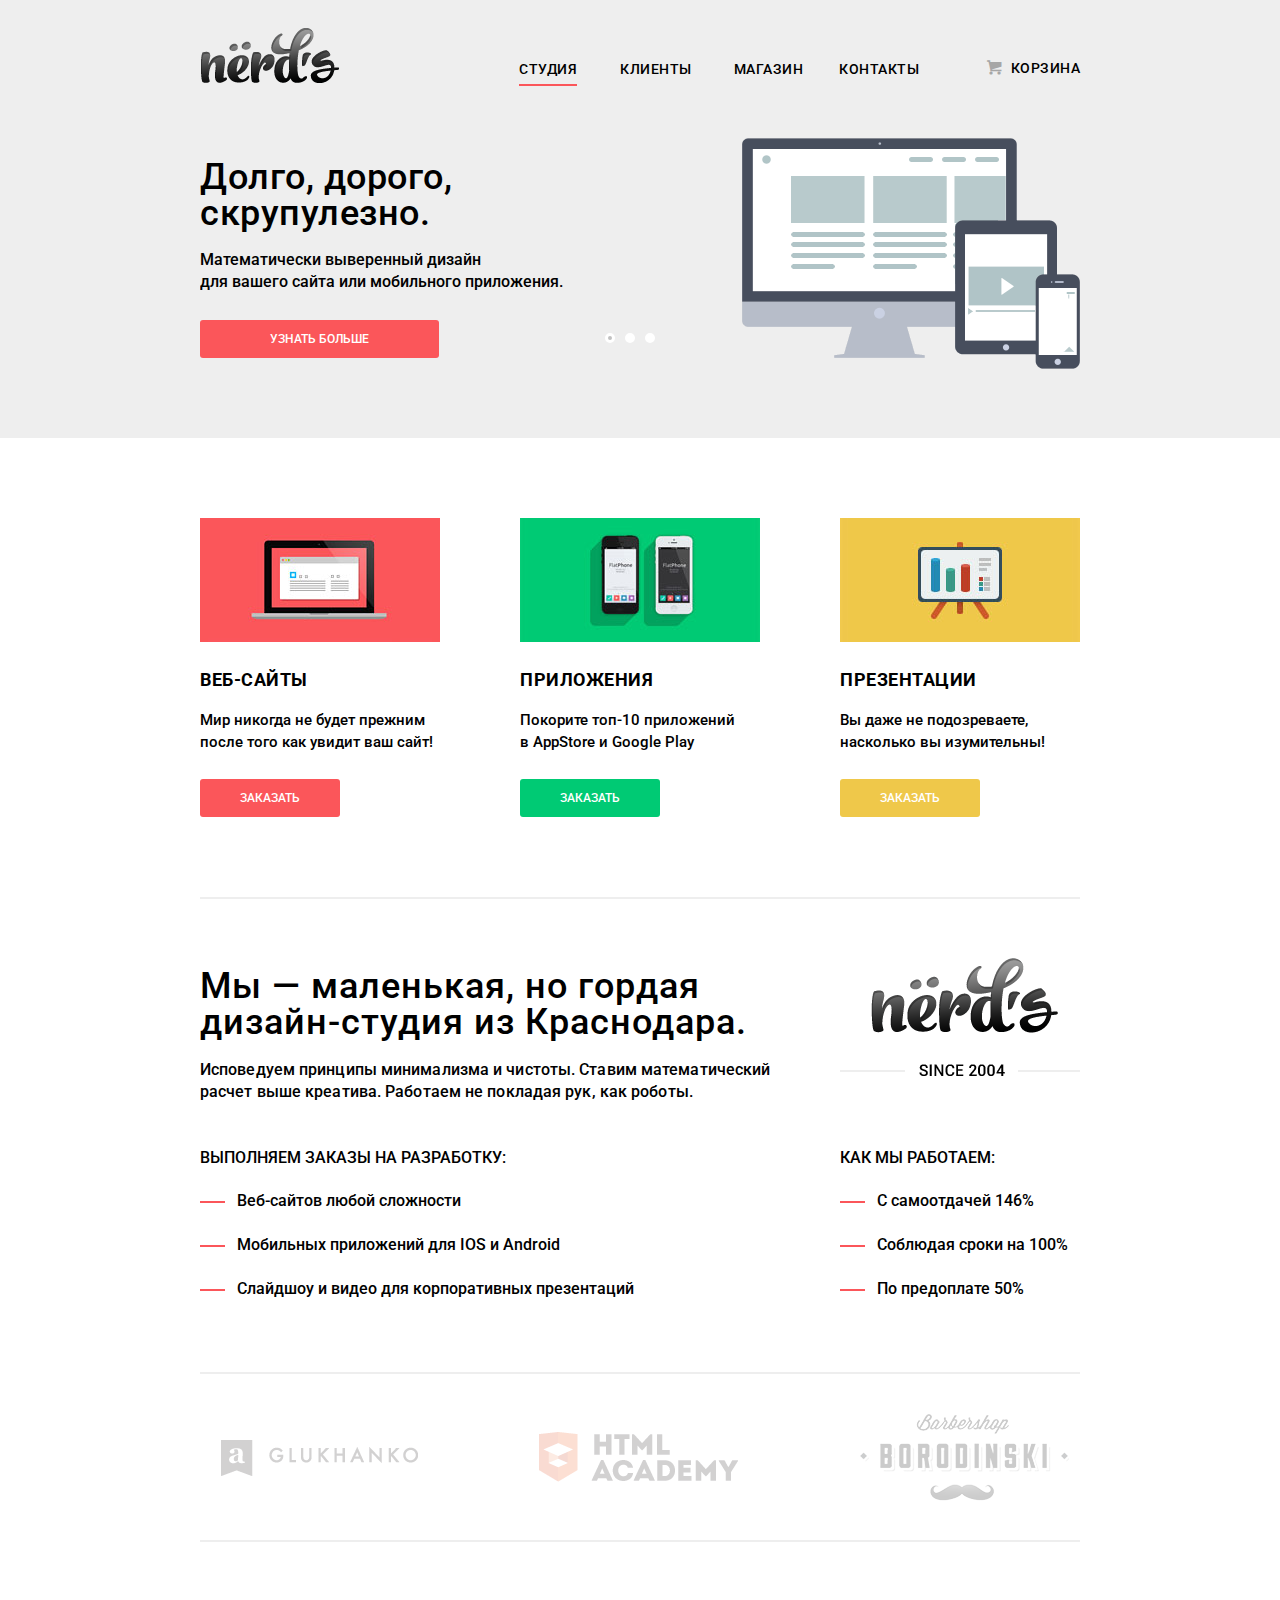
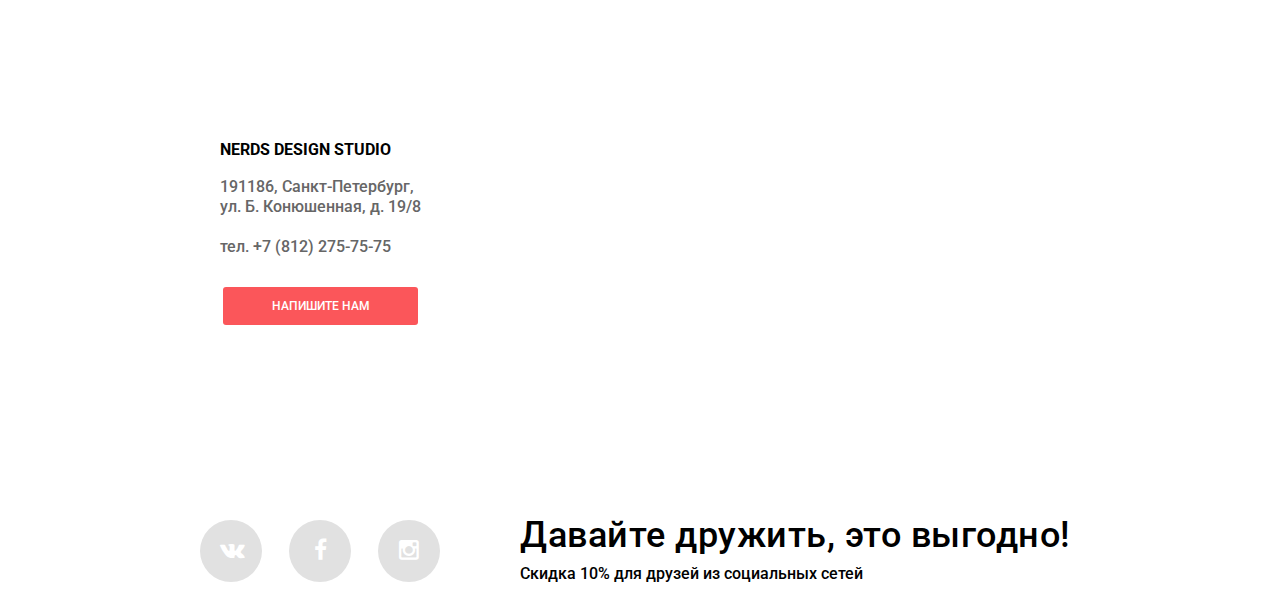
<file: index.html>
<!DOCTYPE html>
<head>
  <meta charset="UTF-8">
  <title>Nerds</title>
  <link href='http://fonts.googleapis.com/css?family=Roboto:500&amp;subset=cyrillic,latin' rel='stylesheet' type='text/css'>
  <link rel="stylesheet" href="css/normalize.min.css">
  <link rel="stylesheet" href="css/style.min.css">
</head>
<body>

<header class="main-header">

  <div class="wrapper">

    <div class="header-top clearfix">
      
      <a href="#" class="logo"><img src="img/logo.png" width="139" height="56" alt="logo"></a>

      <div class="menu-top clearfix">
        <nav class="main-menu">
          <ul>
            <li><a class="active" href="#">Студия</a></li>
            <li><a href="#">Клиенты</a></li>
            <li><a href="catalog.html">Магазин</a></li>
            <li><a href="#">Контакты</a></li>
          </ul>
        </nav>

        <div class="cart">
          <a href="#"><i class="icon-basket"></i> Корзина</a>
        </div>
      </div>
    </div>

    <div class="slider">

      <!-- Эти инпуты нужны для работы слайдера на CSS -->
      <input type="radio" id="btn-1" name="toggle" checked>
          <input type="radio" id="btn-2" name="toggle">
          <input type="radio" id="btn-3" name="toggle">

        <div class="slider-controls">
          <label for="btn-1"></label>
            <label for="btn-2"></label>
            <label for="btn-3"></label>      
          </div>

          <div class="slides">
            <div class="slide">
              <div class="slide-text">
                <div class="slide-title">Долго, дорого, скрупулезно.</div>
                <p>Математически выверенный дизайн<br>
                для вашего сайта или мобильного приложения.</p>
                <a class="btn" href="#">Узнать больше</a>
              </div>
            </div>
            <div class="slide">
              <div class="slide-text">
                <div class="slide-title">Любите ли вы математику, как любим ее мы?</div>
                <p>Нашим дизайнерам мы удаляем нейроны, ответственные<br>
                за креатив, чтобы дать им возможность все просчитать</p>
                <a class="btn" href="#">Узнать больше</a>
              </div>
            </div>
            <div class="slide">
              <div class="slide-text">
                <div class="slide-title">Только наркотики, только хардкор!</div>
                <p>Все дизайнерские решения в нашей компании принимаются<br>
                только под воздействием качественных галлюциногенов</p>
                <a class="btn" href="#">Узнать больше</a>
              </div>
            </div>
          </div>
      </div>

  </div>

</header>

<div class="wrapper">

<main class="main-content">
  
  <div class="services clearfix ">
    
    <div class="service websites">
      <img src="img/services-1.jpg" height="124" width="240" alt="websites">
      <h3>Веб-сайты</h3>
      <p>Мир никогда не будет прежним после того как увидит ваш сайт!</p>
      <a class="btn" href="#">Заказать</a>
    </div>

    <div class="service apps">
      <img src="img/services-2.jpg" height="124" width="240" alt="apps">
      <h3>Приложения</h3>
      <p>Покорите топ-10 приложений<br> в AppStore и Google Play</p>
      <a class="btn" href="#">Заказать</a>
    </div>

    <div class="service presentations">
      <img src="img/services-3.jpg" height="124" width="240" alt="presentations">
      <h3>Презентации</h3>
      <p>Вы даже не подозреваете, насколько вы изумительны!</p>
      <a class="btn" href="#">Заказать</a>
    </div>

  </div>

  <div class="studio">
    
    <div class="studio-left">
      
      <h2>Мы &mdash; маленькая, но гордая дизайн-студия из Краснодара.</h2>
      <p>Исповедуем принципы минимализма и чистоты. Ставим математический расчет выше креатива. Работаем не покладая рук, как роботы.</p>

    </div>

    <div class="studio-right">
      
      <img src="img/logo-since.png" width="240" height="118" alt="logo-since">

    </div>

    <div class="studio-list clearfix">

      <div class="orders-list">
        <div class="list-title">Выполняем заказы на разработку:</div>
        <ul>
          <li>Веб-сайтов любой сложности</li>
          <li>Мобильных приложений для IOS и Android</li>
          <li>Слайдшоу и видео для корпоративных презентаций</li>
        </ul>
      </div>

      <div class="works-list">
        <div class="list-title">Как мы работаем:</div>
        <ul>
          <li>С самоотдачей 146%</li>
          <li>Соблюдая сроки на 100%</li>
          <li>По предоплате 50%</li>
        </ul>
      </div>
      
    </div>

  </div>
    
  <div class="partners">
    <a href=""><img src="img/partner-1.png" height="37" width="198" alt="glukhanko"></a>
    <a href=""><img src="img/partner-2.png" height="50" width="199" alt="htmlacademy"></a>
    <a href=""><img src="img/partner-3.png" height="87" width="209" alt="barbershop"></a>
  </div>
  
</main>

</div>

<footer class="main-footer">
  
  <div class="footer-top">

    <iframe src="https://www.google.com/maps/embed?pb=!1m18!1m12!1m3!1d999.299470660085!2d30.320899981854463!3d59.938796887170504!2m3!1f0!2f0!3f0!3m2!1i1024!2i768!4f13.1!3m3!1m2!1s0x4696310fca5ba729%3A0xea9c53d4493c879f!2z0JHQvtC70YzRiNCw0Y8g0JrQvtC90Y7RiNC10L3QvdCw0Y8g0YPQuy4sIDE5LCDQodCw0L3QutGCLdCf0LXRgtC10YDQsdGD0YDQsywgMTkxMTg2!5e0!3m2!1sru!2sru!4v1429857544415" height="416"></iframe>

    <div class="wrapper">
      <div class="contacts">
        <h4>Nerds design studio</h4>
        <p>191186, Санкт-Петербург,<br>
        ул. Б. Конюшенная, д. 19/8<br><br>
        тел. +7 (812) 275-75-75</p>
        <a href="mailto:#" class="mailto">Напишите нам</a>
      </div>
    </div>

  </div>

  <div class="footer-bottom clearfix">

    <div class="social">
      <a class="btn" href="#"><i class="icon-vk"></i></a>
      <a class="btn" href="#"><i class="icon-facebook"></i></a>
      <a class="btn" href="#"><i class="icon-instagramm"></i></a>
    </div>

    <div class="discount">
      <h2>Давайте дружить, это выгодно!</h2>
      <p>Скидка 10% для друзей из социальных сетей</p>
    </div>

  </div>

  <div class="write-us">
    <button class="write-us-close"></button>
    <form action="/echo" method="post">
    <label for="name">Ваше имя:<input type="text" id="name" placeholder="Представьтесь пожалуйста"></label>
    <label for="email">Ваш e-mail:<input type="email" id="email" placeholder="Для отправки ответа"></label>
    <label for="message">Текст письма:<textarea id="message" placeholder="В свободной форме" rows="5"></textarea></label>
    <input type="submit" value="Отправить" class="btn"><button class="cancel btn">Отмена</button>
    </form>   
  </div>

</footer>

<script src="js/write-us.min.js"></script>

</body>
</html>
</file>
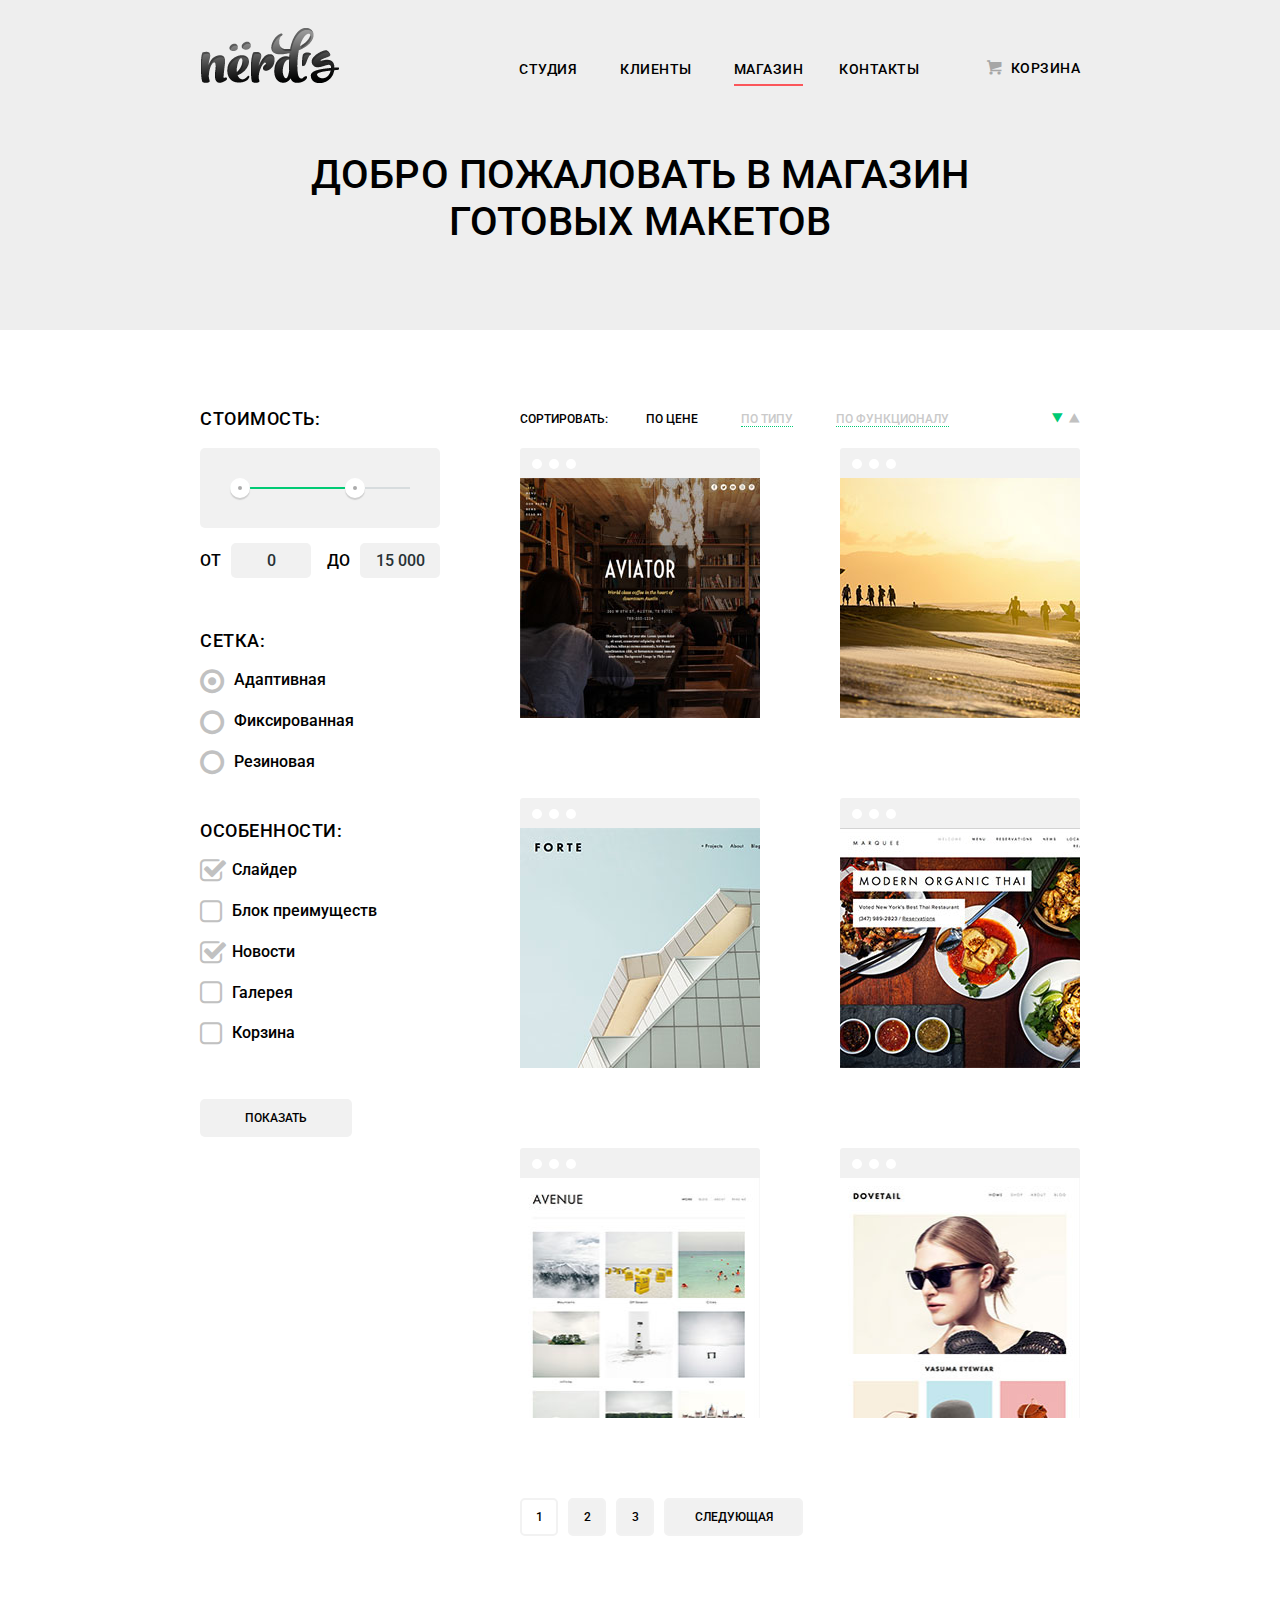
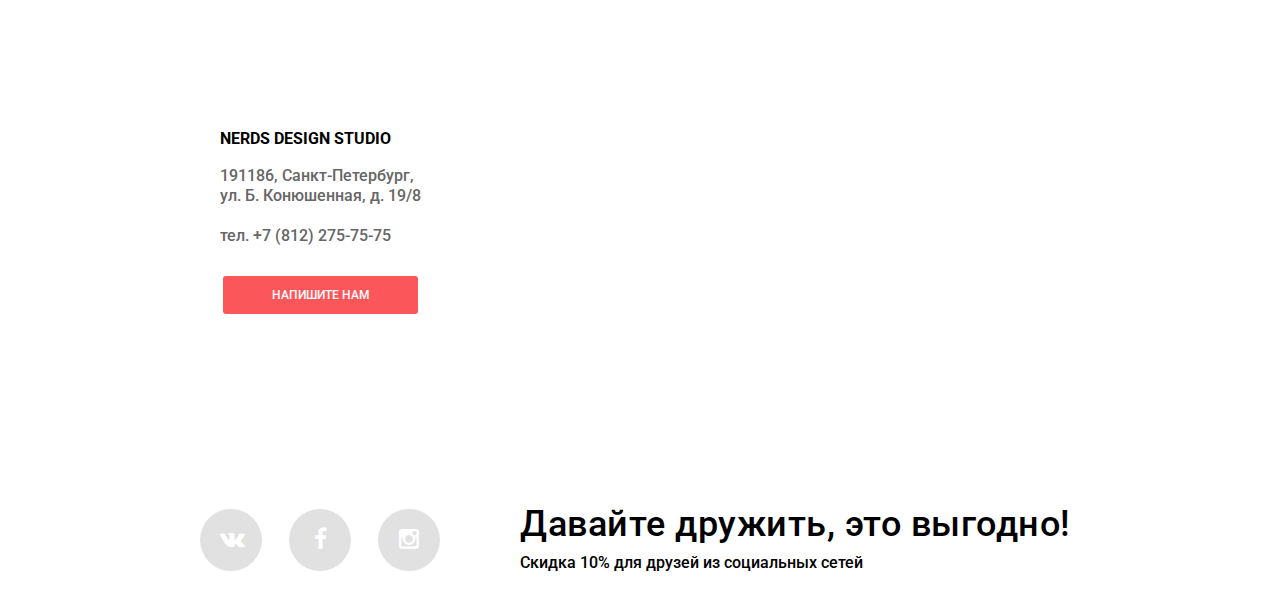
<file: catalog.html>
<!DOCTYPE html>
<head>
  <meta charset="UTF-8">
  <title>Nerds</title>
  <link href='http://fonts.googleapis.com/css?family=Roboto:500&amp;subset=cyrillic,latin' rel='stylesheet' type='text/css'>
  <link rel="stylesheet" href="css/normalize.min.css">
  <link rel="stylesheet" href="css/style.min.css">
</head>
<body>

<header class="main-header">

  <div class="wrapper">

    <div class="header-top clearfix">

      <a href="index.html" class="logo"><img src="img/logo.png" width="139" height="56" alt="logo"></a>
      
      <div class="menu-top clearfix">
        
        <nav class="main-menu">
          <ul>
            <li><a href="index.html">Студия</a></li>
            <li><a href="#">Клиенты</a></li>
            <li><a href="#" class="active">Магазин</a></li>
            <li><a href="#">Контакты</a></li>
          </ul>
        </nav>

        <div class="cart">
          <a href="#"><i class="icon-basket"></i> Корзина</a>
        </div>
        
      </div>
    </div>


    <div class="header-bottom">
      <h1>Добро пожаловать в магазин<br> готовых макетов</h1>
    </div>

  </div>

</header>

<div class="wrapper">

<main class="clearfix">

  <div class="filter">
    <form action="/echo" method="post">
    <div class="filter-header">Стоимость:</div>
    <div class="range-filter">
      <div class="range-controls">
        <div class="scale">
          <div style="width:70%;" class="bar"></div>
        </div>
        <div class="toggle min-toggle"></div>
        <div class="toggle max-toggle"></div>
      </div>
      <div class="price-controls">
        <label class="min-price" for="min-price">от<input type="text" name="min-price" id="min-price" value="0"></label>
        <label class="max-price" for="max-price">до<input type="text" name="max-price" id="max-price" value="15 000"></label>       
      </div>
    </div>
    
    <div class="filter-header">Сетка:</div>
    <input type="radio" name="grid" id="adaptive" value="adaptive" checked><label for="adaptive">Адаптивная</label>
    <input type="radio" name="grid" id="fixed" value="fixed"><label for="fixed">Фиксированная</label>
    <input type="radio" name="grid" id="rubber" value="rubber"><label for="rubber">Резиновая</label>
    <div class="filter-header features">Особенности:</div>
    <input type="checkbox" name="slider" id="slider" checked><label for="slider">Слайдер</label>
    <input type="checkbox" name="benefits" id="benefits"><label for="benefits">Блок преимуществ</label>
    <input type="checkbox" name="news" id="news" checked><label for="news">Новости</label>
    <input type="checkbox" name="gallery" id="gallery"><label for="gallery">Галерея</label>
    <input type="checkbox" name="cart" id="cart"><label for="cart">Корзина</label>
    <input type="submit" value="Показать">
    </form>
  </div>

  <div class="content">
      
    <div class="sort">
      <span>Сортировать:</span>
      <a href="#" class="active">По цене</a>
      <a href="#">По типу</a>
      <a href="#">По функционалу</a>
      <div class="icons-dir">
        <i class="icon-down-dir active"></i>
        <i class="icon-up-dir"></i>
      </div>
    </div>
    
    <div class="catalog">
    
      <div class="catalog-item">
        <div class="item-top">
          <i></i>
          <i></i>
          <i></i>
        </div>
        <img src="img/item-1.jpg" height="240" width="240" alt="item-1">
        <div class="item-hover">
          <div class="item-title">Sunset</div>
          <p>Интернет-магазин с личным кабинетом</p>
          <a href="#" class="btn">10 000 Р.</a>
        </div>
      </div>

      <div class="catalog-item">
        <div class="item-top">
          <i></i>
          <i></i>
          <i></i>
        </div>
        <img src="img/item-2.jpg" height="240" width="240" alt="item-2">
        <div class="item-hover">
          <div class="item-title">Sunset</div>
          <p>Интернет-магазин с личным кабинетом</p>
          <a href="#" class="btn">10 000 Р.</a>
        </div>
      </div>

      <div class="catalog-item">
        <div class="item-top">
          <i></i>
          <i></i>
          <i></i>
        </div>
        <img src="img/item-3.jpg" height="240" width="240" alt="item-3">
        <div class="item-hover">
          <div class="item-title">Sunset</div>
          <p>Интернет-магазин с личным кабинетом</p>
          <a href="#" class="btn">10 000 Р.</a>
        </div>
      </div>

      <div class="catalog-item">
        <div class="item-top">
          <i></i>
          <i></i>
          <i></i>
        </div>
        <img src="img/item-4.jpg" height="240" width="240" alt="item-4">
        <div class="item-hover">
          <div class="item-title">Sunset</div>
          <p>Интернет-магазин с личным кабинетом</p>
          <a href="#" class="btn">10 000 Р.</a>
        </div>
      </div>

      <div class="catalog-item">
        <div class="item-top">
          <i></i>
          <i></i>
          <i></i>
        </div>
        <img src="img/item-5.jpg" height="240" width="240" alt="item-5">
        <div class="item-hover">
          <div class="item-title">Sunset</div>
          <p>Интернет-магазин с личным кабинетом</p>
          <a href="#" class="btn">10 000 Р.</a>
        </div>
      </div>

      <div class="catalog-item">
        <div class="item-top">
          <i></i>
          <i></i>
          <i></i>
        </div>
        <img src="img/item-6.jpg" height="240" width="240" alt="item-6">
        <div class="item-hover">
          <div class="item-title">Sunset</div>
          <p>Интернет-магазин с личным кабинетом</p>
          <a href="#" class="btn">10 000 Р.</a>
        </div>
      </div>

    </div>

    <div class="paginator">     
      <span>1</span>
      <a href="#">2</a>
      <a href="#">3</a>
      <a href="#" class="next">Следующая</a>
    </div>


  </div>
  
</main>

</div>

<footer class="main-footer">
  
  <div class="footer-top">

    <iframe src="https://www.google.com/maps/embed?pb=!1m18!1m12!1m3!1d999.299470660085!2d30.320899981854463!3d59.938796887170504!2m3!1f0!2f0!3f0!3m2!1i1024!2i768!4f13.1!3m3!1m2!1s0x4696310fca5ba729%3A0xea9c53d4493c879f!2z0JHQvtC70YzRiNCw0Y8g0JrQvtC90Y7RiNC10L3QvdCw0Y8g0YPQuy4sIDE5LCDQodCw0L3QutGCLdCf0LXRgtC10YDQsdGD0YDQsywgMTkxMTg2!5e0!3m2!1sru!2sru!4v1429857544415" height="416"></iframe>

    <div class="wrapper">
      <div class="contacts">
        <h4>Nerds design studio</h4>
        <p>191186, Санкт-Петербург,<br>
        ул. Б. Конюшенная, д. 19/8<br><br>
        тел. +7 (812) 275-75-75</p>
        <a href="mailto:#" class="mailto">Напишите нам</a>
      </div>
    </div>

  </div>

  <div class="footer-bottom clearfix">

    <div class="social">
      <a class="btn" href="#"><i class="icon-vk"></i></a>
      <a class="btn" href="#"><i class="icon-facebook"></i></a>
      <a class="btn" href="#"><i class="icon-instagramm"></i></a>
    </div>

    <div class="discount">
      <h2>Давайте дружить, это выгодно!</h2>
      <p>Скидка 10% для друзей из социальных сетей</p>
    </div>

  </div>

  <div class="write-us">
    <button class="write-us-close"></button>
    <form action="/echo" method="post">
    <label for="name">Ваше имя:<input type="text" id="name" placeholder="Представьтесь пожалуйста"></label>
    <label for="email">Ваш e-mail:<input type="email" id="email" placeholder="Для отправки ответа"></label>
    <label for="message">Текст письма:<textarea id="message" placeholder="В свободной форме" rows="5"></textarea></label>
    <input type="submit" value="Отправить" class="btn"><button class="cancel btn">Отмена</button>
    </form>   
  </div>

</footer>

<script src="js/write-us.min.js"></script>
  
</body>
</html>
</file>
<file: css/style.min.css>
@charset "UTF-8";@font-face{font-family:symbols-nerds;src:url(../font/symbols-nerds.eot?27841936);src:url(../font/symbols-nerds.eot?27841936#iefix) format('embedded-opentype'),url(../font/symbols-nerds.woff?27841936) format('woff'),url(../font/symbols-nerds.ttf?27841936) format('truetype'),url(../font/symbols-nerds.svg?27841936#symbols-nerds) format('svg');font-weight:400;font-style:normal}[class*=" icon-"]:before,[class^=icon-]:before{font-family:symbols-nerds;font-style:normal;font-weight:400;speak:none;display:inline-block;text-decoration:inherit;width:1em;margin-right:.2em;text-align:center;font-variant:normal;text-transform:none;line-height:1em;margin-left:.2em}.icon-basket:before{content:'\62'}.icon-facebook:before{content:'\66'}.icon-twitter:before{content:'\74'}.icon-vk:before{content:'\76'}.icon-up-dir:before{content:'\25b2'}.icon-down-dir:before{content:'\25bc'}.icon-circle:before{content:'\25cb'}.icon-circle-dot:before{content:'\25cf'}.icon-check-off:before{content:'\2610'}.icon-check-on:before{content:'\2611'}.icon-instagramm:before{content:'📷'}body{padding:0;font-family:Roboto,Arial,sans-serif;font-size:16px;line-height:22px;font-weight:500}ul{margin:0;padding:0;list-style:none}h1{margin:65px auto 0;padding:0 0 85px;text-align:center;text-transform:uppercase;font-size:40px;line-height:47px;font-weight:500;letter-spacing:.1px}h2{margin-top:0;margin-bottom:0;font-size:36px;line-height:36px;font-weight:500;letter-spacing:1px}h3{font-size:18px;line-height:30px}h4{font-size:16px;line-height:30px;text-transform:uppercase}.clearfix:after{content:'';display:table;clear:both}.wrapper{position:relative;width:880px;margin:0 auto;padding-left:10px;padding-right:10px}.btn{display:inline-block;vertical-align:middle;font-size:12px;line-height:18px;color:#fff;text-transform:uppercase;text-align:center;text-decoration:none;background:#fb565a;border-radius:3px}.btn:hover{background:#d6494d}.btn:active{background:#b63538;box-shadow:inset 0 3px 0 0 rgba(0,0,0,.15)}.main-header{position:relative;padding-top:27px;margin-bottom:80px;background:#eee}.header-top{margin-bottom:42px}.logo{float:left;width:139px}.logo img{display:block;margin-left:1px}.main-menu{float:left;margin-left:180px;font-size:0}.main-menu li{display:inline-block;vertical-align:top}.main-menu li:first-child a{margin-right:43px}.main-menu li:nth-child(2) a{margin-right:42px}.main-menu li:nth-child(3) a{margin-right:36px}.main-menu li:last-child a{margin-right:0}.menu-top a{display:block;padding-top:27px;line-height:30px;font-size:14px;color:#000;text-transform:uppercase;text-decoration:none;letter-spacing:.5px}.menu-top a:hover{color:#fb565a}.menu-top a:active{color:#8f8f8f}.menu-top a.active{border-bottom:2px solid #fb565a}.cart{float:right}.cart a{padding-top:26px;letter-spacing:.5px}.cart i{margin-right:2px;font-size:16px;color:#a6a6a6}.cart a:hover i{color:#fb565a}.cart a:active i{color:#cbcbcb}.slider{position:relative;width:880px;height:310px;margin:0 auto}.slider input[type=radio]{position:absolute;opacity:0}.slider-controls{position:absolute;bottom:95px;left:50%;width:200px;height:10px;margin-left:-110px;text-align:center;z-index:1000}.slider-controls label{display:inline-block;width:4px;height:4px;margin:0 3px;background:#fff;border:3px solid #fff;border-radius:50%;vertical-align:top;cursor:pointer}#btn-1:checked~.slider-controls label[for=btn-1],#btn-2:checked~.slider-controls label[for=btn-2],#btn-3:checked~.slider-controls label[for=btn-3]{background:#c1c1c1}.slide{position:absolute;top:0;left:0;width:100%;height:100%;overflow:hidden}.slide-text{width:480px;padding:30px 0}.slide-title{font-size:36px;line-height:36px;letter-spacing:.5px;margin-top:1px;margin-bottom:18px}.slide .btn{padding:10px 70px;margin-top:11px}.slide:nth-child(1){background-image:url(../img/slide-1.png);background-repeat:no-repeat;background-position:100% 10px}.slide:nth-child(2){background-image:url(../img/slide-2.png);background-repeat:no-repeat;background-position:100% 10px}.slide:nth-child(3){background-image:url(../img/slide-3.png);background-repeat:no-repeat;background-position:100% 0}.slide{display:none}#btn-1:checked~.slides .slide:nth-child(1),#btn-2:checked~.slides .slide:nth-child(2),#btn-3:checked~.slides .slide:nth-child(3){display:block}.services{padding-bottom:80px;margin-bottom:59px;font-size:0;border-bottom:2px solid #eee}.service{display:inline-block;vertical-align:top;font-size:15px;width:240px;margin-right:80px}.service:last-child{margin-right:0}.service h3{text-transform:uppercase;letter-spacing:.5px;margin-top:17px}.service p{font-size:15px;line-height:22px;margin-top:-4px}.service .btn{margin-top:11px;padding:10px 40px}.apps .btn{background:#00ca74}.apps .btn:hover{background:#01a25e}.apps .btn:active{background:#009053}.presentations .btn{background:#efc84a}.presentations .btn:hover{background:#d6ae2c}.presentations .btn:active{background:#c09b24}.studio{padding-bottom:50px;border-bottom:2px solid #eee}.studio-left{float:left;width:575px;padding-top:10px}.studio-left p{margin-top:19px;letter-spacing:.1px}.studio-right{float:right;width:240px}.studio-list{clear:both;padding-top:28px}.studio-list .orders-list{float:left;width:575px}.studio-list .works-list{float:right;width:240px}.studio-list .list-title{text-transform:uppercase}.studio li{margin-top:21px;margin-bottom:22px}.studio li::before{content:'';display:inline-block;vertical-align:middle;width:25px;height:2px;margin-right:12px;background:#fb565a}.partners{height:166px;line-height:166px;margin-bottom:85px;font-size:0;border-bottom:2px solid #eee}.partners img{display:inline-block;vertical-align:middle;opacity:.2}.partners a:active img,.partners a:hover img{opacity:1}.partners a:first-child{margin-left:21px;margin-right:120px}.partners a:last-child{margin-left:122px}.filter{float:left;width:240px}.filter .filter-header{margin-bottom:20px;font-size:18px;line-height:18px;text-transform:uppercase;letter-spacing:.5px}.filter .features{margin-top:30px}.range-filter{height:132px;margin-bottom:52px}.range-controls{position:relative;height:80px;margin-bottom:15px;padding:0 30px;background:#f1f1f1;border-radius:5px;overflow:hidden}.range-controls .scale{margin-top:39px;height:2px;background:#d7dcde}.range-controls .bar{height:2px;background:#00ca74}.range-controls .toggle{position:absolute;top:30px;left:30px;width:4px;height:4px;border:8px solid #fff;background:#ababab;cursor:pointer;border-radius:50%;box-shadow:0 2px 1px 0 #cfcfcf}.range-controls .max-toggle{left:145px}.price-controls{position:relative}.price-controls input{width:60px;padding:8px 10px;margin-left:10px;border:none;background:#f1f1f1;text-align:center;color:#283136;border-radius:5px;outline:0}.price-controls label.min-price{position:absolute;left:0;text-transform:uppercase}.price-controls label.max-price{position:absolute;right:0;text-transform:uppercase}.filter input[type=radio],.filter input[type=checkbox]{display:none}.filter input[type=radio]+label,.filter input[type=checkbox]+label{display:inline-block;width:240px;margin-bottom:20px;vertical-align:middle;font-size:16px;line-height:20px;margin-right:10px;cursor:pointer}.filter input[type=radio]+label::before{content:"\25cb";font-family:symbols-nerds;display:inline-block;vertical-align:middle;margin-right:10px;font-size:28px;color:#c1c1c1}.filter input[type=radio]:checked+label::before{content:"\25cf"}.filter input[type=checkbox]+label::before{content:"\2610";font-family:symbols-nerds;display:inline-block;vertical-align:middle;margin-right:10px;font-size:28px;color:#c1c1c1}.filter input[type=checkbox]:checked+label::before{content:"\2611";margin-right:6px}.filter input[type=submit]{display:inline-block;vertical-align:middle;height:38px;margin-top:35px;padding:0 45px;font-size:12px;line-height:18px;text-transform:uppercase;border-radius:5px;background:#f1f1f1;border:none;outline:0}.filter input[type=submit]:hover{background:#e5e5e5}.filter input[type=submit]:active{background:#d5d5d5;box-shadow:inset 0 3px 0 0 rgba(0,0,0,.15)}.sort{position:relative;padding-top:10px;margin-bottom:20px;font-size:12px;line-height:18px;text-transform:uppercase}.sort span{margin-right:35px}.sort a{vertical-align:bottom;margin-right:40px;text-decoration:none;color:#cacaca;border-bottom:1px dotted #00ca74}.sort .active{color:#000;border:none}.sort a:hover{color:#000;border-bottom:1px solid #00ca74}.sort a:active{color:#000;border:none}.sort .icons-dir{position:absolute;bottom:-3px;right:-11px}.sort i{margin-left:-18px;font-size:23px;color:#c1c1c1;cursor:pointer}.sort i.active{color:#00ca74}.sort i:active{color:#000}.content{float:right;width:560px;margin-top:-10px;margin-bottom:80px}.catalog{font-size:0}.catalog-item{display:inline-block;vertical-align:top;position:relative;width:240px;height:270px;margin-right:80px;margin-bottom:80px;background:#f1f1f1;border-top-left-radius:3px;border-top-right-radius:3px}.catalog-item:hover{background:#797979}.catalog-item .item-top{margin-top:10px;margin-left:12px}.catalog-item i{display:inline-block;width:10px;height:10px;margin-right:7px;border-radius:50%;background:#fff}.catalog-item img{position:absolute;bottom:0}.catalog-item:nth-child(2n){margin-right:0}.item-hover{display:none;position:absolute;top:50px;left:20px;z-index:1000;width:140px;height:130px;padding:35px 30px 30px;text-align:center;background:#fff}.catalog-item:hover .item-hover{display:block}.item-hover .item-title{font-size:18px;line-height:9px;text-transform:uppercase}.item-hover p{font-size:14px;line-height:18px}.catalog .btn{padding:10px 30px;margin-top:20px}.paginator{font-size:0}.paginator a,.paginator span{display:inline-block;min-width:34px;height:34px;margin-right:10px;border:2px solid #f2f2f2;border-radius:5px;background-color:#f1f1f1;color:#000;font-size:12px;text-align:center;vertical-align:middle;line-height:34px;text-decoration:none}.paginator a:hover{background-color:#e5e5e5}.paginator a:active{background-color:#d5d5d5;box-shadow:inset 0 3px 0 0 rgba(0,0,0,.15)}.paginator span{background:#fff}.paginator a.next{width:135px;text-transform:uppercase}.main-footer{margin:0 auto}.footer-top{position:relative;height:416px;margin:0 auto 77px}.footer-top .wrapper{position:relative;top:-421px;width:880px}.footer-top iframe{display:block;width:100%;border:0}.contacts{position:absolute;top:88px;left:10px;width:205px;height:189px;padding:25px 15px 26px 20px;background:#fff}.contacts h4{margin:0}.contacts p{margin:12px 0 0;color:#666;font-size:16px;line-height:20px}.contacts a{display:block;width:195px;height:38px;margin-top:30px;margin-left:3px;font-size:12px;line-height:38px;color:#fff;border-radius:3px;text-decoration:none;text-transform:uppercase;text-align:center;vertical-align:middle;background:#fb565a}.contacts a:hover{background:#d6494d}.contacts a:active{background:#b63538;box-shadow:inset 0 3px 0 0 rgba(0,0,0,.15)}.footer-bottom{width:880px;padding-left:10px;padding-right:10px;margin:0 auto}.social{float:left;font-size:0}.social .btn{width:62px;height:62px;margin-right:27px;background:#e1e1e1;border-radius:50%}.social .btn:last-child{margin-right:0}.social .btn:hover{background:#d6494d}.social .btn:active{background:#b63538;box-shadow:inset 0 3px 0 0 rgba(0,0,0,.15)}.social i{font-size:23px;line-height:62px;vertical-align:middle}.discount{float:right;width:560px}.discount h2{margin-top:-3px;letter-spacing:.5px}.discount p{line-height:22px;margin-top:10px}@-webkit-keyframes bounce{0%{transform:translateY(-2000px)}70%{transform:translateY(30px)}90%{transform:translateY(-10px)}100%{transform:translateY(0)}}@keyframes bounce{0%{transform:translateY(-2000px)}70%{transform:translateY(30px)}90%{transform:translateY(-10px)}100%{transform:translateY(0)}}.write-us{position:fixed;display:none;left:50%;top:150px;width:460px;height:311px;margin-left:-315px;padding:56px 90px 49px 80px;background:#fff;z-index:1000;font-size:0;box-shadow:0 20px 40px 0 rgba(0,0,0,.75)}.write-us-show{display:block;-webkit-animation:bounce .6s;animation:bounce .6s}.write-us-close{position:absolute;top:6px;right:6px;width:41px;height:41px;background:url(../img/cross.png) 50% 50% no-repeat #fb565a;border-radius:50%;border:none}.write-us-close:hover{background:url(../img/cross.png) 50% 50% no-repeat #d6494d}.write-us-close:active{background:url(../img/cross.png) 50% 50% no-repeat #b63538;box-shadow:inset 0 3px 0 0 rgba(0,0,0,.15)}.write-us label{font-size:16px;line-height:18px;display:inline-block;vertical-align:middle}.write-us label:first-child{margin-right:20px}.write-us input{display:block;width:190px;padding:8px 13px;margin-top:8px;margin-bottom:22px;border:2px solid #d7dcde;border-radius:3px;font-size:12px;line-height:18px;outline:0}.write-us input:hover{border-color:#a2a9ac}.write-us input:focus{border-color:#56bffb}.write-us ::-webkit-input-placeholder{text-transform:uppercase;color:#000}.write-us textarea{width:430px;margin-top:8px;padding:8px 13px;border:2px solid #d7dcde;border-radius:3px;font-size:12px;line-height:18px;outline:0}.write-us textarea:hover{border-color:#a2a9ac}.write-us textarea:focus{border-color:#56bffb}.write-us input[type=submit]{display:inline-block;vertical-align:middle;width:220px;height:38px;margin-top:40px;margin-right:20px;border:0;color:#fff;text-transform:uppercase}.write-us button.cancel{width:220px;height:38px;border:0;background:#f1f1f1;color:#000;outline:0}.write-us button.cancel:active,.write-us button.cancel:hover{background:#f1f1f1}
</file>
